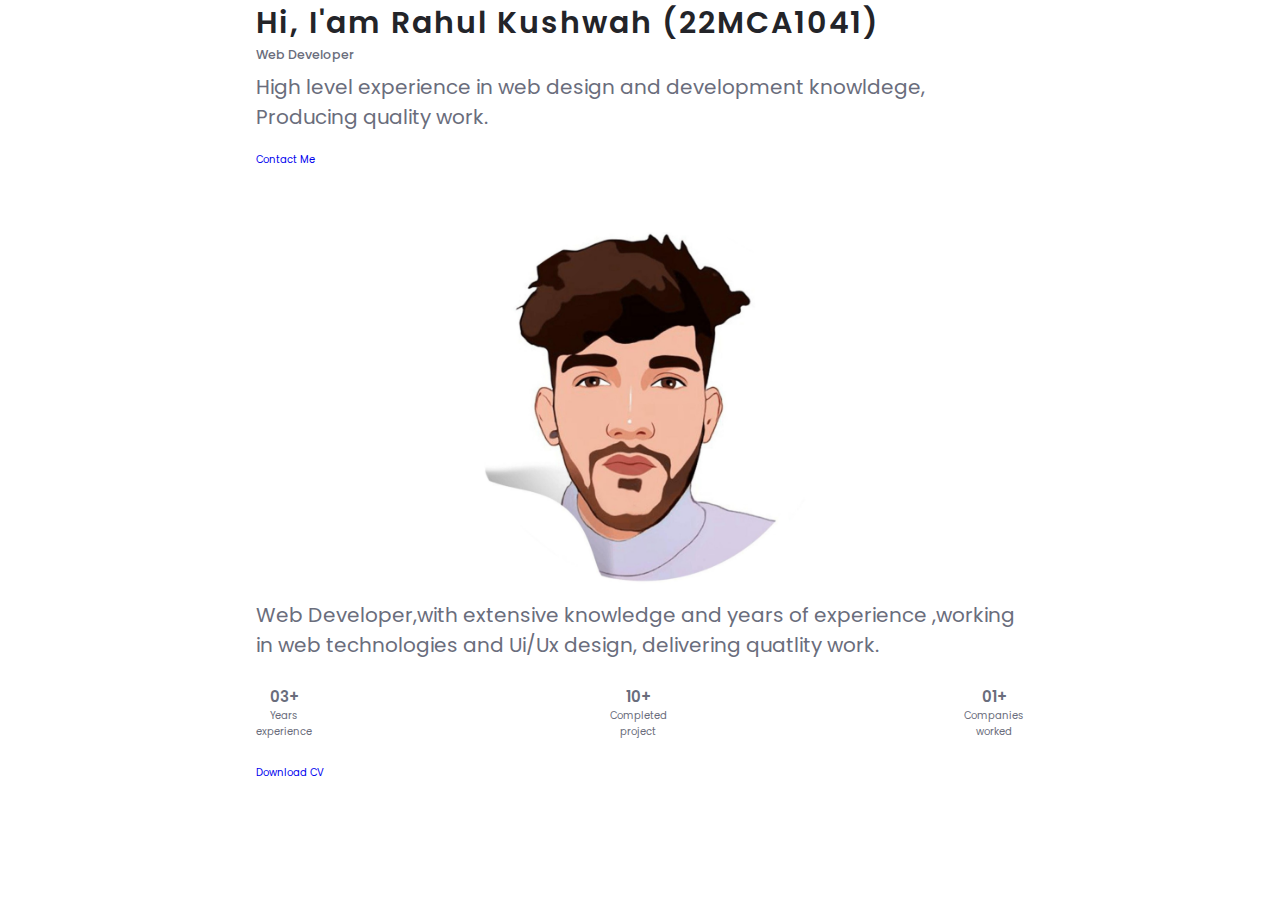
<file: About.html>
<!DOCTYPE html>
<html lang="en">

<head>
    <meta charset="UTF-8">
    <meta name="viewport" content="width=device-width, initial-scale=1.0">
    <link rel="stylesheet" href="styles.css">
        
    <title>Document</title>
</head>
<style>
    html {
        font-size: 10px;
    }

    h1 {
        font-size: 5rem;
        letter-spacing: 2px;
    }

    h1+p {
        font-weight: bold;
        color: black;
    }
    p{
        font-size: 20px;
    }
</style>

<body>

   
    <!--==================== HOME ====================-->
        <div class="home_container container grid">
            
                <div class="home_data">
                    <h1 class="home_title">
                        Hi, I'am Rahul Kushwah (22MCA1041)
                    </h1>
                    <h3 class="home_substitle">Web Developer</h3>
                    <p class="home_description">High level experience in web design and development knowldege, Producing quality work.</p>
                    
                    <a href="contact.html" class="button button--flex">
                        Contact Me <i class="uil uil-message buttton_icon"></i>
                    </a>
                </div>
            </div>
            
        </div>
<br><br><br><br>
    <div class="about_container container grid">
        <img src="new.jpeg" alt="" class="about_img">

        <div class="about_data">
            <p class="about_description">
                Web Developer,with extensive knowledge and years of
                 experience ,working in web technologies and Ui/Ux design, delivering quatlity work.     
            </p>
            <div class="about_info">
                <div>
                    <span class="about_info-title">03+</span>
                    <span class="about_info-name">Years <br> experience</span>

                </div>
                <div>
                    <span class="about_info-title">10+</span>
                    <span class="about_info-name">Completed <br> project</span>

                </div>
                <div>
                    <span class="about_info-title">01+</span>
                    <span class="about_info-name">Companies <br> worked</span>

                </div>
            </div>

            <div class="about_buttons">
                <a downlalod="" href="cv.pdf" target="_blank" class="button button--flex">
                    Download CV <i class="uil uil-arrow-to-bottom buttton_icon"></i>
                </a>
            </div>
        </div>
    </div>
</br></br></br></br>
</body>

</html>
</file>
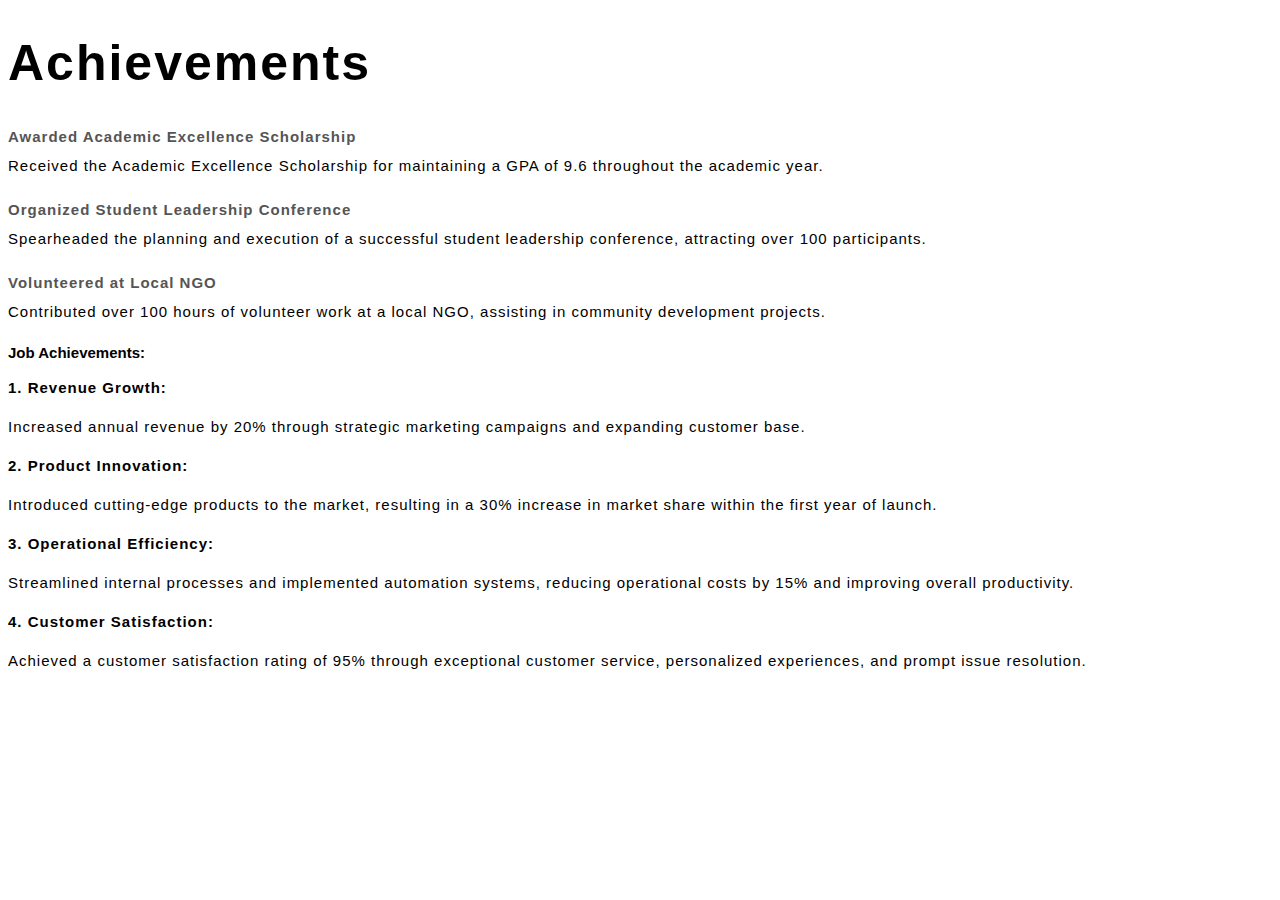
<file: achieve.html>
<!DOCTYPE html>
<html lang="en">
<head>
    <meta charset="UTF-8">
    <meta name="viewport" content="width=device-width, initial-scale=1.0">
    <title>Document</title>
</head>
<style>
     body {
      font-family: Arial, sans-serif;
    }
    
    h1 {
      color: #333;
    }
    
    .achievement {
      margin-bottom: 20px;
    }
    
    .achievement h3 {
      color: #555;
      margin-bottom: 5px;
    }
    
    .achievement p {
      margin: 0;
    }
    
    html {
        font-size: 10px;
    }

    h1 {
        font-size: 5rem;
        letter-spacing: 2px;
    }
    li,p,h3 {
        color: black;
        font-size: 1.5rem;
        font-family: Helvetica, Arial, sans-serif;
        line-height: 1.6;
        letter-spacing: 1px;
    }

</style>
<body>
    <h1 style="color: black;">Achievements</h1>
    <div class="achievement">
        <h3>Awarded Academic Excellence Scholarship</h3>
        <p>Received the Academic Excellence Scholarship for maintaining a GPA of 9.6 throughout the academic year.</p>
      </div>
      
      <div class="achievement">
        <h3>Organized Student Leadership Conference</h3>
        <p>Spearheaded the planning and execution of a successful student leadership conference, attracting over 100 participants.</p>
      </div>
      
      
      <div class="achievement">
        <h3>Volunteered at Local NGO</h3>
        <p>Contributed over 100 hours of volunteer work at a local NGO, assisting in community development projects.</p>
      </div>
    
    <h2>Job Achievements:</h2>

  <h3>1. Revenue Growth:</h3>
  <p>Increased annual revenue by 20% through strategic marketing campaigns and expanding customer base.</p>

  <h3>2. Product Innovation:</h3>
  <p>Introduced cutting-edge products to the market, resulting in a 30% increase in market share within the first year of launch.</p>

  <h3>3. Operational Efficiency:</h3>
  <p>Streamlined internal processes and implemented automation systems, reducing operational costs by 15% and improving overall productivity.</p>

  <h3>4. Customer Satisfaction:</h3>
  <p>Achieved a customer satisfaction rating of 95% through exceptional customer service, personalized experiences, and prompt issue resolution.</p>
</body>
</html>
</file>
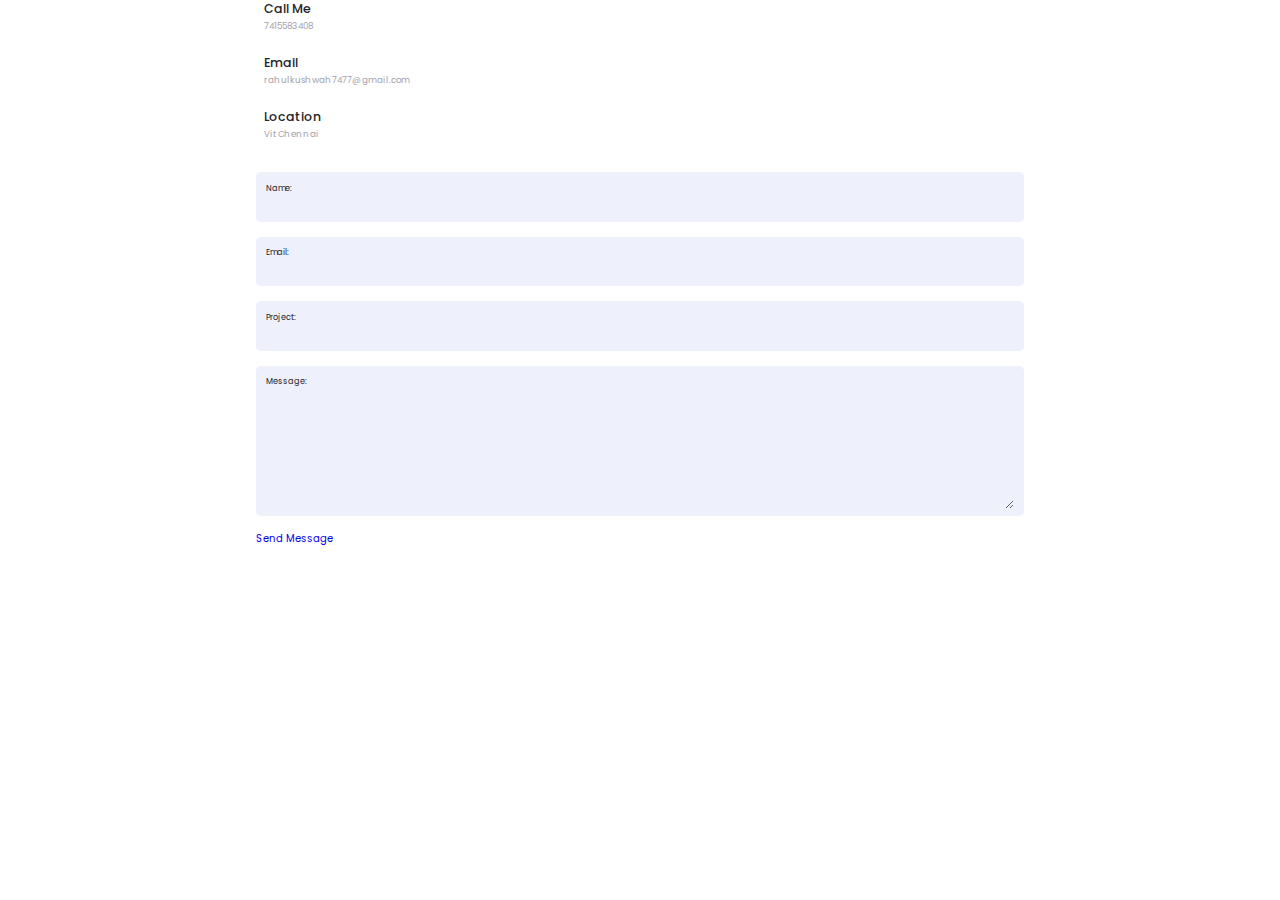
<file: contact.html>
<!DOCTYPE html>
<html lang="en">
<head>
    <meta charset="UTF-8">
    <meta name="viewport" content="width=device-width, initial-scale=1.0">
    <title>Contact Me</title>
    <link rel="stylesheet" href="styles.css">
    <link rel="icon" type="image/x-icon" href="assets/img/aboutr.jpg">
</head>
<style>
    html {
        font-size: 10px;
    }
    h1 {
        color: black;
        font-size: 5rem;
        letter-spacing: 2px;
    }

    h1+p {
        font-weight: bold;
        color: black;
    }
    p {
        font-size: 1.5rem;
        font-family: sans-serif;
        line-height: 1.6;
        letter-spacing: 1px;
    }
    .contact_container{
  row-gap: 1rem;
}

.contact_information{
  display: flex;
  margin-bottom: var(--mb-2);
}

.contact_icon{
  font-size: 2rem;
  color: var(--first-color);
  margin-right: var(--mb-0-75);

}

.contact_title{
  font-size: var(--h3-font-size);
  font-weight: var(--font-medium);
}
.contact_subtitle{
  font-size: var(--small-font-size);
  color: var(--text-color-light);
}

.contact_content{
  background-color: var(--input-color);
  border-radius: .5rem;
  padding: .75rem 1rem .25rem;
}

.contact_label{
  font-size: var(--smaller-font-size);
  color: var(--title-color);
}

.contact_input{
  width: 100%;
  background-color: var(--input-color);
  color: var(--text-color);
  font-family: var(--body-font);
  font-size: var(--normal-font-size);
  border: none;
  outline: none;
  padding: .25rem .5rem .5rem 0;
}
</style>
<body>
    
        <div class="contact_container container grid">
            <div>
                <div class="contact_information">
                    <i class="uil uil-phone contact_icon"></i>

                    <div>
                        <h3 class="contact_title">Call Me</h3>
                        <span class="contact_subtitle"> <a href="tel:+917415583408" style="color: var(--text-color-light);">7415583408</a></span>
                    </div>
                </div>

                <div class="contact_information">
                    <i class="uil uil-envelope contact_icon"></i>

                    <div>
                        <h3 class="contact_title">Email</h3>
                        <span class="contact_subtitle" ><a href="mailto:rahulkushwah7477@gmail.com" style="color: var(--text-color-light);" >rahulkushwah7477@gmail.com
                        </a></span>
                    </div>
                </div>

                <div class="contact_information">
                    <i class="uil uil-map-marker contact_icon"></i>

                    <div>
                        <h3 class="contact_title">Location</h3>
                        <span class="contact_subtitle"> Vit Chennai</span>
                    </div>
                </div>

            </div>

            <form action="" class="contact_form grid">
                <div class="contact_inputs grid">
                    <div class="contact_content">
                        <label for="name" class="contact_label">Name:
                            <input type="text" class="contact_input" name="name" id="name" />
                        </label>
                    </div>

                    <div class="contact_content">
                        <label for="email" class="contact_label">Email:
                            <input type="email"  class="contact_input" name="email" id="email" />
                        </label>
                    </div>

                    <div class="contact_content">
                        <label for="project" class="contact_label">Project:
                            <input type="text" class="contact_input" name="project" id="project" />
                        </label>
                    </div>

                    <div class="contact_content">
                        <label for="project" class="contact_label">Message:
                        </label>
                        <textarea name="" id="" cols="0" rows="7" class="contact_input"></textarea>
                    </div>
                    <div>
                        <a href="#" class="button button--flex">
                            Send Message
                            <i class="uil uil-message button_icon"></i>
                        </a>
                    </div>

                </div>
            </form>
        </div>
</body>
</html>
</file>
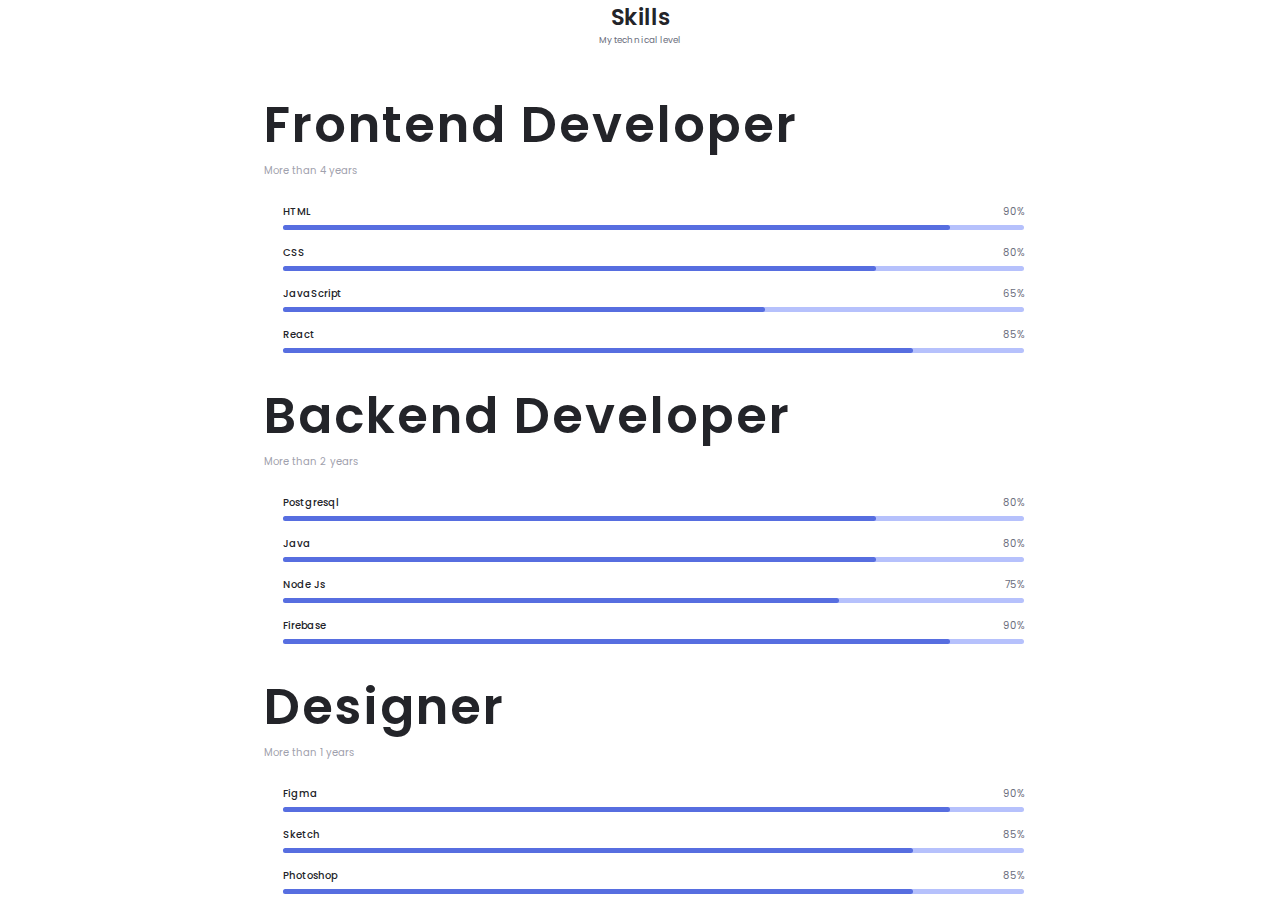
<file: skill.html>
<!DOCTYPE html>
<html lang="en">
<head>
    <meta charset="UTF-8">
    <meta name="viewport" content="width=device-width, initial-scale=1.0">
    <title>Skills</title>
    <link rel="stylesheet" href="styles.css">
   
</head>
<style>
    html {
        font-size: 10px;
    }

    h1 {
        font-size: 5rem;
        letter-spacing: 2px;
    }

    h1+p {
        font-weight: bold;
        color: black;
    }

    p {
        font-size: 1.5rem;
        
        font-family: Helvetica, Arial, sans-serif;
        line-height: 1.6;
        letter-spacing: 1px;
    }
</style>
<body>
        <h2 class="section__title">Skills</h2>
                <span class="section__subtitle">My technical level</span>

                <div class="skills_container container grid">
                    <div>
                        <!--==================skills 1============================-->
                        <div class="skills_content skills_open">
                            <div class="skills_header">
                                <i class="uil uil-brackets-curly skills_icon"></i>

                                <div>
                                    <h1 class="skills_title">Frontend Developer</h1>
                                    <span class="skills_subtitle">More than 4 years</span>
                                </div>
                                <i class="uil uil-angle-down skills_arrow"></i>
                            </div>
                            <div class="skills_list grid">


                                <div class="skills_data">
                                    <div class="skills_titles">
                                        <h3 class="skills_name">HTML</h3>
                                        <span class="skills_number">90%</span>
                                    </div>
                                    <div class="skill_bar">
                                        <span class="skills_percentage skills_html"></span>
                                    </div>
                                </div>


                                <div class="skills_data">
                                    <div class="skills_titles">
                                        <h3 class="skills_name">CSS</h3>
                                        <span class="skills_number">80%</span>
                                    </div>
                                    <div class="skill_bar">
                                        <span class="skills_percentage skills_css"></span>
                                    </div>
                                </div>

                                <div class="skills_data">
                                    <div class="skills_titles">
                                        <h3 class="skills_name">JavaScript</h3>
                                        <span class="skills_number">65%</span>
                                    </div>
                                    <div class="skill_bar">
                                        <span class="skills_percentage skills_js"></span>
                                    </div>
                                </div>

                                <div class="skills_data">
                                    <div class="skills_titles">
                                        <h3 class="skills_name">React</h3>
                                        <span class="skills_number">85%</span>
                                    </div>
                                    <div class="skill_bar">
                                        <span class="skills_percentage skills_react"></span>
                                    </div>
                                </div>

                            </div>
                        </div>


                        <!--==================**skills 2*============================-->
                        <div class="skills_content skills_open">
                            <div class="skills_header">
                                <i class="uil uil-server-network skills_icon"></i>

                                <div>
                                    <h1 class="skills_title">Backend Developer</h1>
                                    <span class="skills_subtitle">More than 2 years</span>
                                </div>
                                <i class="uil uil-angle-down skills_arrow"></i>
                            </div>
                            <div class="skills_list grid">


                                <div class="skills_data">
                                    <div class="skills_titles">
                                        <h3 class="skills_name">Postgresql</h3>
                                        <span class="skills_number">80%</span>
                                    </div>
                                    <div class="skill_bar">
                                        <span class="skills_percentage skills_pssql"></span>
                                    </div>
                                </div>


                                <div class="skills_data">
                                    <div class="skills_titles">
                                        <h3 class="skills_name">Java</h3>
                                        <span class="skills_number">80%</span>
                                    </div>
                                    <div class="skill_bar">
                                        <span class="skills_percentage skills_java"></span>
                                    </div>
                                </div>

                                <div class="skills_data">
                                    <div class="skills_titles">
                                        <h3 class="skills_name">Node Js</h3>
                                        <span class="skills_number">75%</span>
                                    </div>
                                    <div class="skill_bar">
                                        <span class="skills_percentage skills_nodejs"></span>
                                    </div>
                                </div>

                                <div class="skills_data">
                                    <div class="skills_titles">
                                        <h3 class="skills_name">Firebase</h3>
                                        <span class="skills_number">90%</span>
                                    </div>
                                    <div class="skill_bar">
                                        <span class="skills_percentage skills_firebase"></span>
                                    </div>
                                </div>

                            </div>
                        </div>


                        <!--==================**skills 3*============================-->
                        <div class="skills_content skills_open">
                            <div class="skills_header">
                                <i class="uil uil-server-network skills_icon"></i>

                                <div>
                                    <h1 class="skills_title">Designer</h1>
                                    <span class="skills_subtitle">More than 1 years</span>
                                </div>
                                <i class="uil uil-angle-down skills_arrow"></i>
                            </div>
                            <div class="skills_list grid">


                                <div class="skills_data">
                                    <div class="skills_titles">
                                        <h3 class="skills_name">Figma</h3>
                                        <span class="skills_number">90%</span>
                                    </div>
                                    <div class="skill_bar">
                                        <span class="skills_percentage skills_figma"></span>
                                    </div>
                                </div>


                                <div class="skills_data">
                                    <div class="skills_titles">
                                        <h3 class="skills_name">Sketch</h3>
                                        <span class="skills_number">85%</span>
                                    </div>
                                    <div class="skill_bar">
                                        <span class="skills_percentage skills_sketch"></span>
                                    </div>
                                </div>

                                <div class="skills_data">
                                    <div class="skills_titles">
                                        <h3 class="skills_name">Photoshop</h3>
                                        <span class="skills_number">85%</span>
                                    </div>
                                    <div class="skill_bar">
                                        <span class="skills_percentage skills_ps"></span>
                                    </div>
                                </div>

                                
                            </div>
                        </div>
                    </div>
                </div>
</body>
</html>
</file>
<file: styles.css>
/*==================== GOOGLE FONTS ====================*/
@import url("https://fonts.googleapis.com/css2?family=Poppins:wght@400;500;600&display=swap");

/*==================== VARIABLES CSS ====================*/
:root {
    --header-height: 3rem;

   
    --hue-color: 230; /*Purple 250 - Green 142 - Blue 230 - Pink 340*/

  
    --first-color: hsl(var(--hue-color), 69%, 61%);
    --first-color-second: hsl(var(--hue-color), 69%, 61%);
    --first-color-alt: hsl(var(--hue-color), 57%, 53%);
    --first-color-lighter: hsl(var(--hue-color), 92%, 85%);
    --title-color: hsl(var(--hue-color), 8%, 15%);
    --text-color: hsl(var(--hue-color), 8%, 45%);
    --text-color-light: hsl(var(--hue-color), 8%, 65%);
    --input-color: hsl(var(--hue-color), 70%, 96%);
    --body-color: hsl(var(--hue-color), 60%, 99%);
    --container-color: #fff;
    --scroll-bar-color: hsl(var(--hue-color), 12%, 90%);
    --scroll-thumb-color: hsl(var(--hue-color), 12%, 80%);

    
    --body-font: 'Poppins', sans-serif;

    
    --big-font-size: 2rem;
    --h1-font-size: 1.5rem;
    --h2-font-size: 1.25rem;
    --h3-font-size: 1.125rem;
    --normal-font-size: .938rem;
    --small-font-size: .813rem;
    --smaller-font-size: .75rem;
    --font-medium: 500;
    --font-semi-bold: 600;
    --mb-0-25: .25rem;
    --mb-0-5: .5rem;
    --mb-0-75: .75rem;
    --mb-1: 1rem;
    --mb-1-5: 1.5rem;
    --mb-2: 2rem;
    --mb-2-5: 2.5rem;
    --mb-3: 3rem;

    
    --z-tooltip: 10;
    --z-fixed: 100;
    --z-modal: 1000;
}

/* Font size for large devices */
@media screen and (min-width: 968px) {
    :root {
        --big-font-size: 3rem;
        --h1-font-size: 2.25rem;
        --h2-font-size: 1.5rem;
        --h3-font-size: 1.25rem;
        --normal-font-size: 1rem;
        --small-font-size: .875rem;
        --smaller-font-size: .813rem;
    }
}

/*========== Variables Dark theme ==========*/
body.dark-theme{

  --first-color-second: hsl(var(--hue-color), 30%, 8%);
  --title-color: hsl(var(--hue-color), 8%, 95%);
  --text-color: hsl(var(--hue-color), 8%, 75%);
  --input-color: hsl(var(--hue-color), 29%, 16%);
  --body-color: hsl(var(--hue-color), 28%, 12%);
  --container-color: hsl(var(--hue-color), 29%,16%);
  background-color:hsl(var(--hue-color), 29%,16%); 
  --scroll-bar-color: hsl(var(--hue-color), 12%,48%);
    --scroll-thumb-color: hsl(var(--hue-color), 12%, 36%);

}

/*========== Button Dark/Light ==========*/
.nav_btns{
  display: flex;
  align-items: center;
}

.change-theme{
  font-size: 1.25rem;
  color: var(--title-color);
  margin-right: var(--mb-1);
  cursor: pointer;
}

.change-theme:hover{
    color: var(--first-color);

}
/*==================== BASE ====================*/
* {
  box-sizing: border-box;
  padding: 0;
  margin: 0;
}

html {
  scroll-behavior: smooth;
}

body {
  margin: 0 0 var(--header-height) 0;
  font-family: var(--body-font);
  font-size: var(--normal-font-size);
  color: var(--text-color);
  min-height: 100vh;
  
}

h1, h2, h3, h4 {
  color: var(--title-color);
  font-weight: var(--font-semi-bold);
}

ul {
  list-style: none;
}

a {
  text-decoration: none;
}

img {
  max-width: 100%;
  height: auto;
}

/*==================== REUSABLE CSS CLASSES ====================*/
.section {
  padding: 2rem 0 4rem;
}

.section__title {
  font-size: var(--h1-font-size);
  color: var(--title-color);
}

.section__subtitle {
  display: block;
  font-size: var(--small-font-size);
  margin-bottom: var(--mb-3);
}

.section__title, 
.section__subtitle {
  text-align: center;
}

/*==================== LAYOUT ====================*/
.container {
  max-width: 768px;
  margin-left: var(--mb-1-5);
  margin-right: var(--mb-1-5);
}


.grid {
  display: grid;
  gap: 1.5rem;
}

.header {
  width: 100%;
  position: fixed;
  bottom: 0;
  left: 0;
  z-index: var(--z-fixed);
  background-color: var(--body-color);
}



/*==================== HOME ====================*/
.home_container{
  gap: 1rem;
}

.home_content{
  grid-template-columns: .5fr 3fr;
  padding-top: 3.5rem;
  align-items: center;
}

.home_social{
  display: grid;
  grid-template-columns: max-content;
  row-gap: 1rem;
}

.home_social-icon{
  font-size: 1.25rem;
  color: var(--first-color);
}

.home_social-icon:hover{
  color: var(--first-color-alt);
}

.home__blog{
  width: 200px;
  fill: crimson;/**need improvement*/
}

.home__blog-img{
  width: 260px;
  
}

.home_data{
  grid-column: 1/3;
}
.home_title{
  font-size: var(--big-font-size);
}

.home_substitle{
  font-size: var(--h3-font-size);
  color: var(--text-color);
  font-weight: var(--font-medium);
  margin-bottom: var(--mb-0-75);
}

.home_description{
  margin-bottom: var(--mb-2);
}

.home_scroll{
  display:none;
}

.home_scroll-button{
  color: var(--first-color);
  transition: .3s;
}

.home_scroll-button:hover{
  transform: translateY(.25rem);
}

.home_scroll-mouse{
  font-size: 2rem;
}

.home_scroll-name{
  font-size: var(--small-font-size);
  color: var(--text-color);
  font-weight: var(--font-medium);
  margin-right: var(--mb-0-25);

}

.home_scroll-arrow{
  font-size: 1.5rem;
}


/*==================== ABOUT ====================*/
.section_title{
  text-align: center;
  font-size: var(--h1-font-size);
}

.about_img{
  display: flex;
  width: 150px;
  border-radius: .5rem;/*need to improve*/
  justify-self: center;
  align-self: center;

}

.about_description{
  text-align: center;
  margin-bottom: var(--mb-2-5);
}

.about_info{
  display:flex;
  justify-content: space-evenly;
  margin-bottom: var(--mb-2-5);
}

.about_info-title{
  font-size:var(--h2-font-size);
  font-weight: var(--font-semi-bold);
}

.about_info-name{
  font-style: var(--smaller-font-size);

}

.about_info-title,
.about_info-name{
  display: block;
  text-align: center;
}

.about_buttons{
  display: flex;
  justify-content: center;
}
/*==================== SKILLS ====================*/

.skills_container{
  grid-template-columns: 2fr;
  row-gap: 0;
}

.skills_header{
  display: flex;
  align-items: center;
  margin-bottom: var(--mb-2-5);
  cursor: pointer;
}

.skills_icon,
.skills_arrow{
  font-size: 2rem;
  color: var(--first-color);
}

.skills_icon{
  margin-right: var(--mb-0-75);
}

.skills_title{
  font-style: 3rem;
}

.skills_subtitle{
  font-style: var(--small-font-size);
  color: var(--text-color-light);

}

.skills_arrow{
  margin-left: auto;
  transition: .4s;
}

.skills_list{
  row-gap: 1.5rem;
  padding-left: 2.7rem;
}

.skills_titles{
  display: flex;
  justify-content: space-between;
  margin-bottom:  var(--mb-0-5);
}
.skills_name{
  font-size: var(--normal-font-size);
  font-weight: var(--font-medium);
}

.skill_bar, 
.skills_percentage{
  height: 5px;
  border-radius: .25rem;

}

.skill_bar{
  background-color: var(--first-color-lighter);
}
.skills_percentage{
  display: block;
  background-color: var(--first-color);
}

.skills_html{
  width: 90%;
}

.skills_css{
  width: 80%;
}

.skills_js{
  width: 65%;
}

.skills_react{
  width: 85%;
}

.skills_pssql{
  width: 80%;
}

.skills_java{
  width: 80%;
}

.skills_nodejs{
  width: 75%;
}

.skills_firebase{
  width: 90%;
}

.skills_figma{
  width: 90%;
}

.skills_sketch{
  width: 85%;
}

.skills_ps{
  width: 85%;
}


.skills_close .skills_list{
  height: 0;
  overflow: hidden
}

.skills_open .skills_list{
  height: max-content;
  margin-bottom: var(--mb-2-5);
}

.skills_open .skills_arrow{
  transform: rotate(-180deg);
}



/*==================== CONTACT ME ====================*/
.contact_container{
  row-gap: 3rem;
}

.contact_information{
  display: flex;
  margin-bottom: var(--mb-2);
}

.contact_icon{
  font-size: 2rem;
  color: var(--first-color);
  margin-right: var(--mb-0-75);

}

.contact_title{
  font-size: var(--h3-font-size);
  font-weight: var(--font-medium);
}
.contact_subtitle{
  font-size: var(--small-font-size);
  color: var(--text-color-light);
}

.contact_content{
  background-color: var(--input-color);
  border-radius: .5rem;
  padding: .75rem 1rem .25rem;
}

.contact_label{
  font-size: var(--smaller-font-size);
  color: var(--title-color);
}

.contact_input{
  width: 100%;
  background-color: var(--input-color);
  color: var(--text-color);
  font-family: var(--body-font);
  font-size: var(--normal-font-size);
  border: none;
  outline: none;
  padding: .25rem .5rem .5rem 0;
}


/*==================== MEDIA QUERIES ====================*/
 
@media screen and (min-width:768px) {
  .container{
    margin-left: auto;
    margin-right: auto;
  }
  body{
    margin: 0;
  }
  .section{
    padding: 6rem 0 2rem;
  }
  .section__subtitle{
    margin-bottom: 4rem;
  }
  .header{
    top: 0;
    bottom: initial;
  }
  .header,
  .main,
  .footer_container{
    padding: 0 1rem;
  }
  .nav{
    height: calc(var(--header-height)+1.5rem);
    column-gap: 1rem;
  }
  .nav_icon,
  .nav_close,
  .nav_toggle{
    display: none;
  }

  .nav_list{
    display: flex;
    column-gap: 2rem;
  }
  .nav_menu{
    margin-left: auto;
  }
  .change-theme{
    margin: 0;

  }

  .home_container{
    row-gap: 5rem;
  }
  .home_content{
    padding-top: 5.5rem;
    column-gap: 2rem;
  }
  .home__blog{
    width: 270px;
  }
  .home_scroll{
    display: block;
  }
  .home_scroll-button{
    margin-left: 3rem;
  }

  .about_container{
    column-gap: 5rem;
  }
  .about_img{
    width: 350px;
  }
  .about_description{
    text-align: initial;
  }
  .about_info{
    justify-content: space-between;
  }
  .about_buttons{
    justify-content: initial;
  }
.qualification_tabs{
  justify-content: center;
}
.qualification_button{
  margin: 0 var(--mb-1);
}
.qualification_section{
  grid-template-columns: .5fr;
}
.Selfies_container{
  grid-template-columns: repeat(3,218px);
  justify-content: center;
}
.Selfies_icon{
  font-size: 2rem;
}
.Selfies_content{
  padding: 6rem 0 2rem 2.5rem;
}
.Selfies_modal-content{
  width: 450px;
}
.Achievement_img{
  width: 320px;

}
.Achievement_content{
  align-items: center;
}
.project{
  text-align: initial;
}
.project_bg{
  background: none;
}
.project_container{
  background-color: var(--first-color-second);
  border-radius: 1rem;
  padding: 3rem 2.5rem 0;
  grid-template-columns: 1fr max-content;
  column-gap: 3rem;
} 
.project_data{
  padding-top: .8rem;
}
.footer_container{
  grid-template-columns: repeat(3,1fr);
}
  .footer_bg{
    padding: 3rem 0 3.5rem;}
.footer_link{
  flex-direction: row;
  column-gap: 2rem;
  
}
.footer_socials{
  justify-self: flex-end;
}
.footer_copy{
  margin-top: 4.5rem;
}
}
</file>
